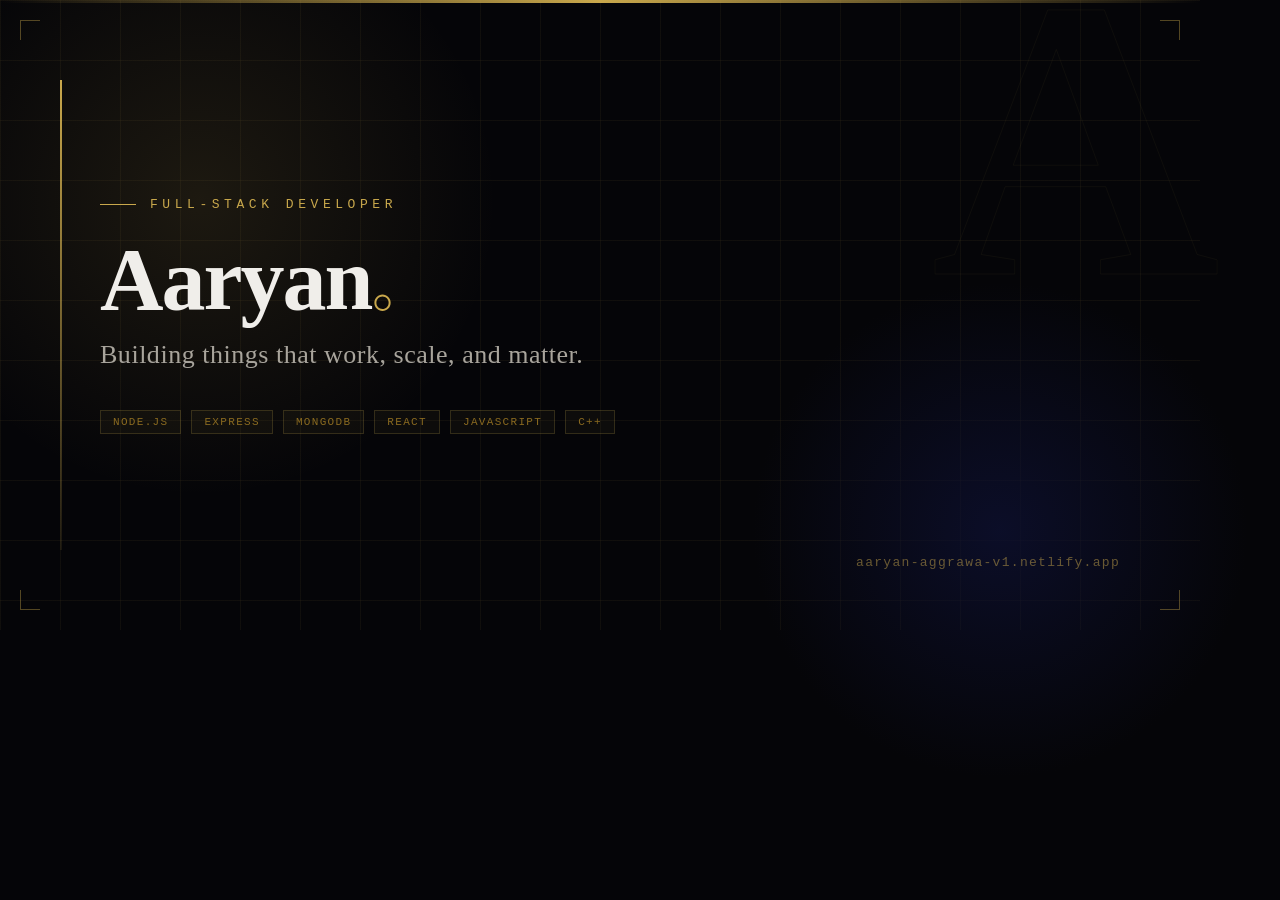
<file: og-image.html>
<!DOCTYPE html>
<html>
<head>
<meta charset="UTF-8">
<style>
  * { margin: 0; padding: 0; box-sizing: border-box; }
  body {
    width: 1200px; height: 630px; overflow: hidden;
    background: #050508;
    font-family: 'Georgia', serif;
    position: relative;
  }

  /* Grid background */
  .grid {
    position: absolute; inset: 0;
    background-image:
      linear-gradient(rgba(201,168,76,0.06) 1px, transparent 1px),
      linear-gradient(90deg, rgba(201,168,76,0.06) 1px, transparent 1px);
    background-size: 60px 60px;
  }

  /* Radial glow */
  .glow {
    position: absolute;
    top: -100px; left: -100px;
    width: 600px; height: 600px;
    background: radial-gradient(ellipse, rgba(201,168,76,0.12) 0%, transparent 70%);
  }
  .glow2 {
    position: absolute;
    bottom: -150px; right: -50px;
    width: 500px; height: 500px;
    background: radial-gradient(ellipse, rgba(13,16,48,0.8) 0%, transparent 70%);
  }

  /* Top border line */
  .top-line {
    position: absolute; top: 0; left: 0; right: 0;
    height: 3px;
    background: linear-gradient(to right, transparent, #c9a84c, transparent);
  }

  /* Left accent bar */
  .left-bar {
    position: absolute; left: 60px; top: 80px; bottom: 80px;
    width: 2px;
    background: linear-gradient(to bottom, #c9a84c, rgba(201,168,76,0.1));
  }

  /* Main content */
  .content {
    position: absolute; inset: 0;
    display: flex; flex-direction: column;
    justify-content: center;
    padding: 0 100px;
  }

  .eyebrow {
    font-family: 'Courier New', monospace;
    font-size: 13px; letter-spacing: 0.35em;
    text-transform: uppercase; color: #c9a84c;
    margin-bottom: 24px;
    display: flex; align-items: center; gap: 14px;
  }
  .eyebrow::before {
    content: '';
    display: block; width: 36px; height: 1px;
    background: #c9a84c;
  }

  .name {
    font-family: 'Georgia', serif;
    font-size: 88px; font-weight: 700;
    color: #f0eeea; line-height: 1;
    letter-spacing: -2px;
    margin-bottom: 16px;
  }
  .name em {
    font-style: normal; color: transparent;
    -webkit-text-stroke: 2px #c9a84c;
  }

  .title {
    font-family: 'Georgia', serif;
    font-size: 26px; font-weight: 400;
    color: #a8a49c; letter-spacing: 0.02em;
    margin-bottom: 40px;
  }

  .tags {
    display: flex; gap: 10px; flex-wrap: wrap;
  }
  .tag {
    font-family: 'Courier New', monospace;
    font-size: 11px; letter-spacing: 0.12em;
    text-transform: uppercase; color: #8a6a20;
    border: 1px solid rgba(201,168,76,0.2);
    padding: 5px 12px;
    background: rgba(201,168,76,0.04);
  }

  /* Right side — URL */
  .url-block {
    position: absolute;
    bottom: 60px; right: 80px;
    text-align: right;
  }
  .url {
    font-family: 'Courier New', monospace;
    font-size: 13px; letter-spacing: 0.1em;
    color: rgba(201,168,76,0.5);
  }

  /* Ghost A */
  .ghost {
    position: absolute;
    right: -20px; top: -60px;
    font-family: 'Georgia', serif;
    font-size: 400px; font-weight: 700; line-height: 1;
    color: transparent;
    -webkit-text-stroke: 1px rgba(201,168,76,0.05);
    user-select: none; pointer-events: none;
  }

  /* Corner clip marks */
  .corner {
    position: absolute;
    width: 20px; height: 20px;
  }
  .corner.tl { top: 20px; left: 20px; border-top: 1px solid rgba(201,168,76,0.4); border-left: 1px solid rgba(201,168,76,0.4); }
  .corner.tr { top: 20px; right: 20px; border-top: 1px solid rgba(201,168,76,0.4); border-right: 1px solid rgba(201,168,76,0.4); }
  .corner.bl { bottom: 20px; left: 20px; border-bottom: 1px solid rgba(201,168,76,0.4); border-left: 1px solid rgba(201,168,76,0.4); }
  .corner.br { bottom: 20px; right: 20px; border-bottom: 1px solid rgba(201,168,76,0.4); border-right: 1px solid rgba(201,168,76,0.4); }
</style>
</head>
<body>
  <div class="grid"></div>
  <div class="glow"></div>
  <div class="glow2"></div>
  <div class="top-line"></div>
  <div class="left-bar"></div>
  <div class="ghost">A</div>

  <div class="corner tl"></div>
  <div class="corner tr"></div>
  <div class="corner bl"></div>
  <div class="corner br"></div>

  <div class="content">
    <div class="eyebrow">Full-Stack Developer</div>
    <div class="name">Aaryan<em>.</em></div>
    <div class="title">Building things that work, scale, and matter.</div>
    <div class="tags">
      <span class="tag">Node.js</span>
      <span class="tag">Express</span>
      <span class="tag">MongoDB</span>
      <span class="tag">React</span>
      <span class="tag">JavaScript</span>
      <span class="tag">C++</span>
    </div>
  </div>

  <div class="url-block">
    <div class="url">aaryan-aggrawa-v1.netlify.app</div>
  </div>
</body>
</html>
</file>
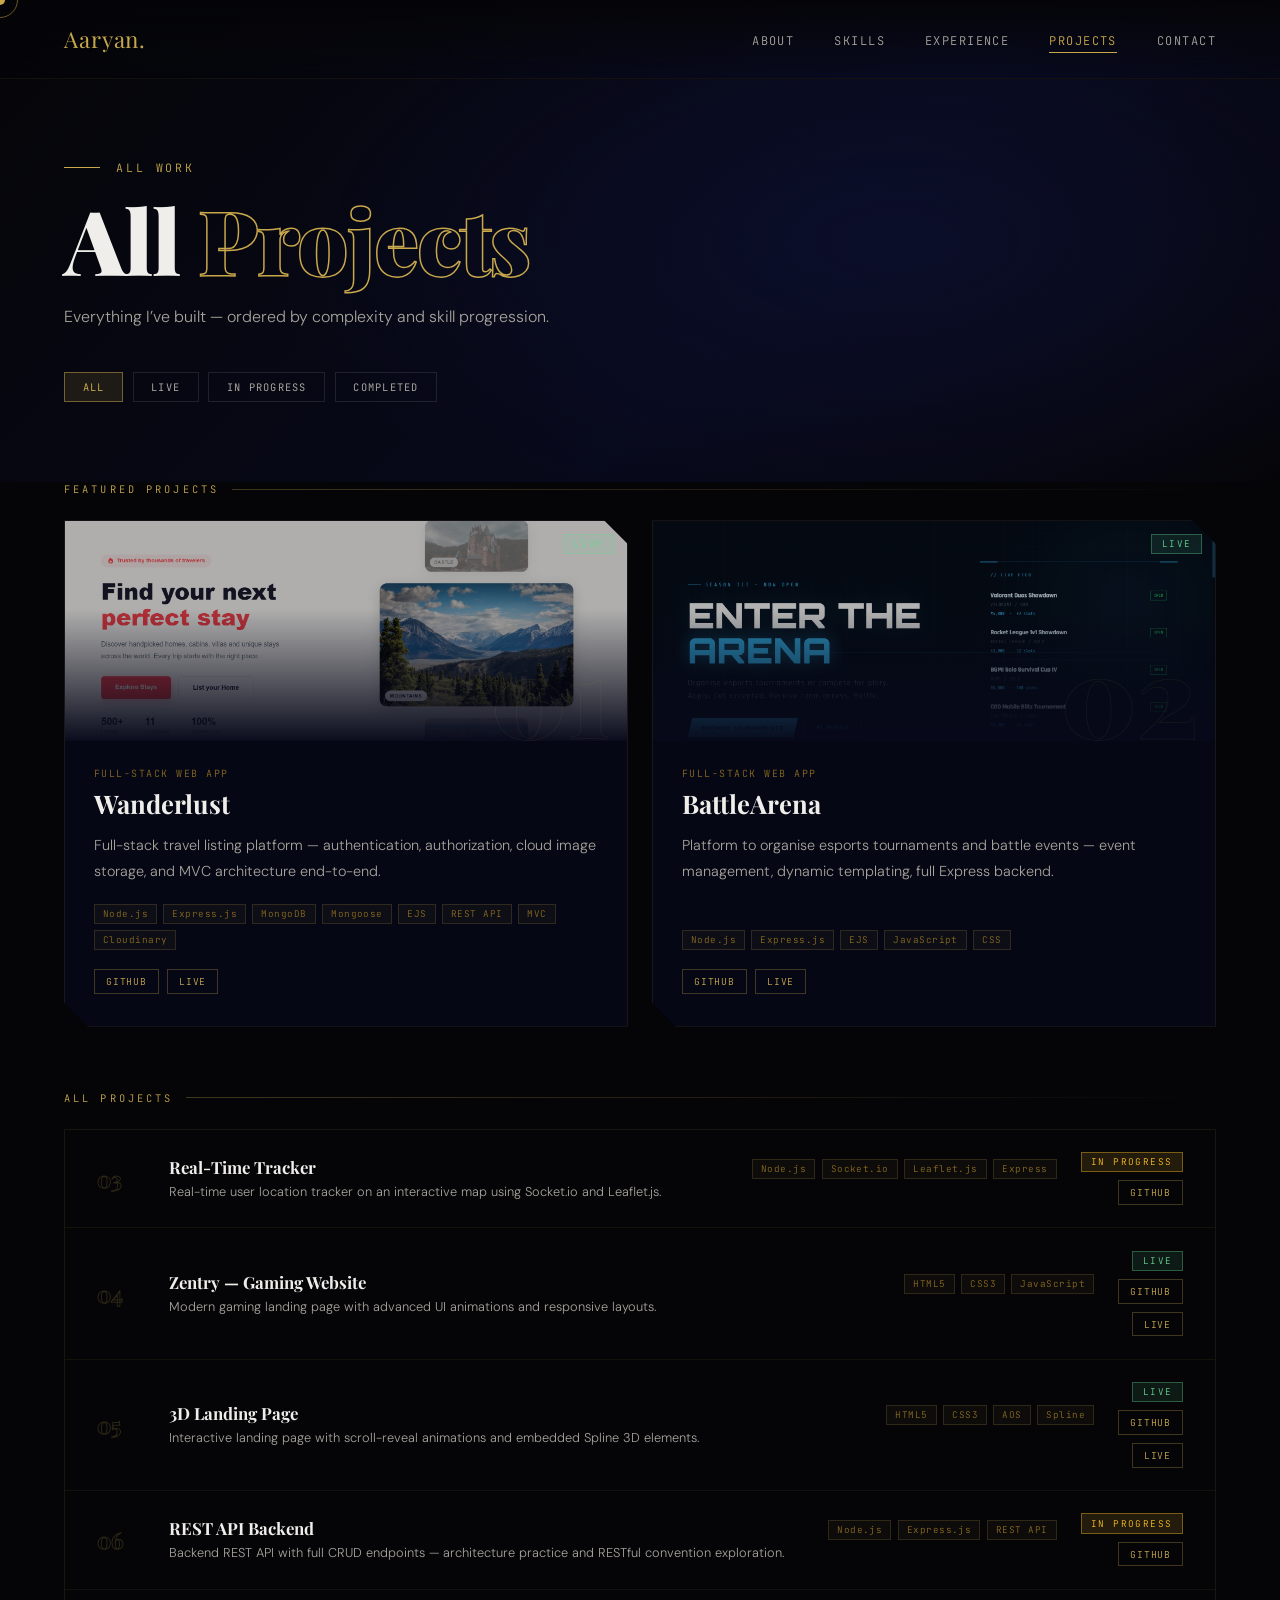
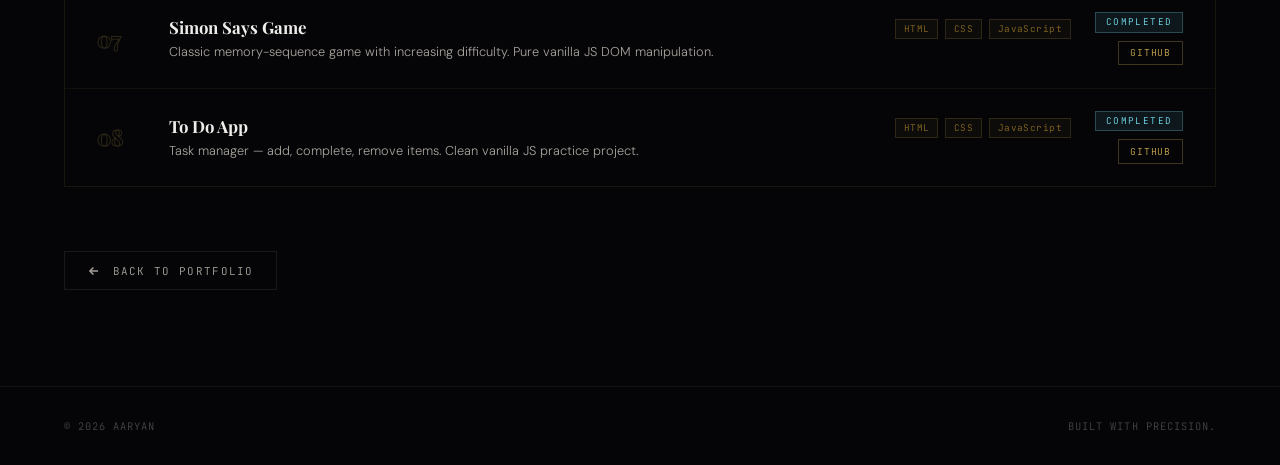
<file: projects.html>
<!DOCTYPE html>
<html lang="en">
<head>
<meta charset="UTF-8" />
<meta name="author" content="Aaryan"> 
<meta name="description" content="All projects by Aaryan — full-stack apps, frontend experiments, backend practice." />
<meta property="og:title" content="Projects — Aaryan" />
<meta property="og:description" content="Full-stack developer from Haryana. Node.js, MongoDB, React and more." />
<meta property="og:image" content="https://aaryan-aggrawa-v1.netlify.app/previews/og-image.png" />
<meta property="og:type" content="website" />
<meta property="og:url" content="https://aaryan-aggrawa-v1.netlify.app/projects" />
<meta name="theme-color" content="#050508" />
<link rel="icon" type="image/x-icon" href="favicon.ico">
<link rel="icon" type="image/png" sizes="32x32" href="favicon-32x32.png">
<link rel="icon" type="image/png" sizes="16x16" href="favicon-16x16.png">
<link rel="apple-touch-icon" sizes="180x180" href="apple-touch-icon.png">
<meta name="viewport" content="width=device-width, initial-scale=1.0"/>
<title>Projects — Aaryan</title>
<link rel="preconnect" href="https://fonts.googleapis.com">
<link href="https://fonts.googleapis.com/css2?family=Playfair+Display:wght@700;900&family=DM+Sans:wght@300;400;500&family=JetBrains+Mono:wght@400;700&display=swap" rel="stylesheet">
<link rel="stylesheet" href="projects.css">
</head>
<body>
<div class="cursor" id="cursor"></div>
<div class="cursor-ring" id="cursorRing"></div>
<nav>
  <a href="index.html" class="nav-logo">Aaryan.</a>
  <ul class="nav-links">
    <li><a href="index.html#about">About</a></li>
    <li><a href="index.html#skills">Skills</a></li>
    <li><a href="index.html#experience">Experience</a></li>
    <li><a href="index.html#projects" class="nav-active">Projects</a></li>
    <li><a href="index.html#contact">Contact</a></li>
  </ul>
</nav>
<button class="hamburger" id="hamburger"><span></span><span></span><span></span></button>
<div class="nav-overlay" id="navOverlay">
  <a href="index.html" onclick="closeMenu()">Home</a>
  <a href="index.html#about" onclick="closeMenu()">About</a>
  <a href="index.html#skills" onclick="closeMenu()">Skills</a>
  <a href="index.html#experience" onclick="closeMenu()">Experience</a>
  <a href="index.html#projects" onclick="closeMenu()">Projects</a>
  <a href="index.html#contact" onclick="closeMenu()">Contact</a>
  <div class="overlay-footer">Aaryan — Portfolio</div>
</div>
<div class="page-hero">
  <div class="page-hero-bg"></div>
  <div class="page-hero-content">
    <div class="page-eyebrow">All Work</div>
    <h1 class="page-title">All <em>Projects</em></h1>
    <p class="page-sub">Everything I’ve built — ordered by complexity and skill progression.</p>
    <div class="filter-bar">
      <button class="filter-btn active" data-filter="all">All</button>
      <button class="filter-btn" data-filter="live">Live</button>
      <button class="filter-btn" data-filter="in-progress">In Progress</button>
      <button class="filter-btn" data-filter="completed">Completed</button>
    </div>
  </div>
</div>
<div class="page-wrap">
  <div class="sec-label reveal featured-label">Featured Projects</div>
  <div class="featured-grid">

    <div class="feat-card reveal" data-status="live">
      <div class="feat-img">
        <img src="previews/wanderlust.PNG" alt="Wanderlust" />
        <div class="feat-img-fade"></div>
        <span class="s-badge done ">Live</span>
        <div class="feat-ghost">01</div>
      </div>
      <div class="feat-body">
        <div class="feat-meta">Full-Stack Web App</div>
        <div class="feat-title">Wanderlust</div>
        <p class="feat-desc">Full-stack travel listing platform — authentication, authorization, cloud image storage, and MVC architecture end-to-end.</p>
        <div class="tags">
          <span class="tag">Node.js</span><span class="tag">Express.js</span><span class="tag">MongoDB</span>
          <span class="tag">Mongoose</span><span class="tag">EJS</span><span class="tag">REST API</span>
          <span class="tag">MVC</span><span class="tag">Cloudinary</span>
        </div>
        <div class="links">
          <a href="https://github.com/ryan-4u/WanderLust" target="_blank" class="lbtn">GitHub</a>
          <a href="https://wanderlust-22cx.onrender.com/" target="_blank" rel="noopener noreferrer" class="lbtn">Live</a>
        </div>
      </div>
    </div>

    <div class="feat-card reveal reveal-delay-1" data-status="live">
      <div class="feat-img">
        <img src="previews/battlearena.PNG" alt="BattleArena" />
        <div class="feat-img-fade"></div>
        <span class="s-badge done">Live</span>
        <div class="feat-ghost">02</div>
      </div>
      <div class="feat-body">
        <div class="feat-meta">Full-Stack Web App</div>
        <div class="feat-title">BattleArena</div>
        <p class="feat-desc">Platform to organise esports tournaments and battle events — event management, dynamic templating, full Express backend.</p>
        <div class="tags">
          <span class="tag">Node.js</span><span class="tag">Express.js</span>
          <span class="tag">EJS</span><span class="tag">JavaScript</span><span class="tag">CSS</span>
        </div>
        <div class="links">
          <a href="https://github.com/ryan-4u/BattleArena" target="_blank" class="lbtn">GitHub</a>
          <a href="https://battlearena-ypvr.onrender.com/" target="_blank" rel="noopener noreferrer" class="lbtn">Live</a>
        </div>
      </div>
    </div>

  </div>
  <div class="sec-label reveal" style="margin-top:4rem;">All Projects</div>
  <div class="proj-list">

    <div class="proj-row reveal" data-status="in-progress">
      <div class="row-num">03</div>
      <div class="row-main">
        <div class="row-title">Real-Time Tracker</div>
        <div class="row-desc">Real-time user location tracker on an interactive map using Socket.io and Leaflet.js.</div>
      </div>
      <div class="row-tags"><span class="tag">Node.js</span><span class="tag">Socket.io</span><span class="tag">Leaflet.js</span><span class="tag">Express</span></div>
      <div class="row-right">
        <span class="s-badge wip">In Progress</span>
        <a href="https://github.com/ryan-4u/Real-Time-Tracker" target="_blank" class="lbtn">GitHub</a>
      </div>
    </div>

    <div class="proj-row reveal reveal-delay-1" data-status="live">
      <div class="row-num">04</div>
      <div class="row-main">
        <div class="row-title">Zentry — Gaming Website</div>
        <div class="row-desc">Modern gaming landing page with advanced UI animations and responsive layouts.</div>
      </div>
      <div class="row-tags"><span class="tag">HTML5</span><span class="tag">CSS3</span><span class="tag">JavaScript</span></div>
      <div class="row-right">
        <span class="s-badge done">Live</span>
        <a href="https://github.com/ryan-4u/Zentry-Gaming-Website" target="_blank" class="lbtn">GitHub</a>
        <a href="https://zentry-2022.netlify.app/" target="_blank" class="lbtn">Live</a>
      </div>
    </div>

    <div class="proj-row reveal reveal-delay-2" data-status="live">
      <div class="row-num">05</div>
      <div class="row-main">
        <div class="row-title">3D Landing Page</div>
        <div class="row-desc">Interactive landing page with scroll-reveal animations and embedded Spline 3D elements.</div>
      </div>
      <div class="row-tags"><span class="tag">HTML5</span><span class="tag">CSS3</span><span class="tag">AOS</span><span class="tag">Spline</span></div>
      <div class="row-right">
        <span class="s-badge done">Live</span>
        <a href="https://github.com/ryan-4u/3D_elemen" target="_blank" class="lbtn">GitHub</a>
        <a href="https://3d-element-page.netlify.app/" target="_blank" class="lbtn">Live</a>
      </div>
    </div>

    <div class="proj-row reveal reveal-delay-3" data-status="in-progress">
      <div class="row-num">06</div>
      <div class="row-main">
        <div class="row-title">REST API Backend</div>
        <div class="row-desc">Backend REST API with full CRUD endpoints — architecture practice and RESTful convention exploration.</div>
      </div>
      <div class="row-tags"><span class="tag">Node.js</span><span class="tag">Express.js</span><span class="tag">REST API</span></div>
      <div class="row-right">
        <span class="s-badge wip">In Progress</span>
        <a href="https://github.com/ryan-4u/Web-Dev/tree/main/Backend/REST" target="_blank" class="lbtn">GitHub</a>
      </div>
    </div>

    <div class="proj-row reveal reveal-delay-4" data-status="completed">
      <div class="row-num">07</div>
      <div class="row-main">
        <div class="row-title">Simon Says Game</div>
        <div class="row-desc">Classic memory-sequence game with increasing difficulty. Pure vanilla JS DOM manipulation.</div>
      </div>
      <div class="row-tags"><span class="tag">HTML</span><span class="tag">CSS</span><span class="tag">JavaScript</span></div>
      <div class="row-right">
        <span class="s-badge comp">Completed</span>
        <a href="https://github.com/ryan-4u/Web-Dev/tree/main/Mini_Projects/Simon%20Says%20Game" target="_blank" class="lbtn">GitHub</a>
      </div>
    </div>

    <div class="proj-row reveal reveal-delay-5" data-status="completed">
      <div class="row-num">08</div>
      <div class="row-main">
        <div class="row-title">To Do App</div>
        <div class="row-desc">Task manager — add, complete, remove items. Clean vanilla JS practice project.</div>
      </div>
      <div class="row-tags"><span class="tag">HTML</span><span class="tag">CSS</span><span class="tag">JavaScript</span></div>
      <div class="row-right">
        <span class="s-badge comp">Completed</span>
        <a href="https://github.com/ryan-4u/Web-Dev/tree/main/Mini_Projects/To%20Do%20App" target="_blank" class="lbtn">GitHub</a>
      </div>
    </div>

  </div>
  <div class="back-wrap reveal">
  <a href="index.html" class="back-btn">
    <svg width="14" height="14" viewBox="0 0 24 24" fill="none" stroke="currentColor" stroke-width="2.5"><polyline points="19 12 5 12"/><polyline points="11 6 5 12 11 18"/></svg>
    Back to Portfolio
  </a>
</div>
</div>
<footer class="page-footer">
  <span>© 2026 Aaryan</span><span>Built with precision.</span>
</footer>
<script src="projects.js"></script>
</body>
</html>
</file>
<file: projects.css>
:root {
  --black:       #050508;
  --navy-deep:   #07091a;
  --navy:        #0d1030;
  --gold:        #c9a84c;
  --gold-bright: #f0c96b;
  --gold-dim:    #8a6a20;
  --white:       #f0eeea;
  --white-dim:   #a8a49c;
  --font-display: 'Playfair Display', serif;
  --font-body:    'DM Sans', sans-serif;
  --font-mono:    'JetBrains Mono', monospace;
}

*, *::before, *::after { margin: 0; padding: 0; box-sizing: border-box; }
html { scroll-behavior: smooth; }

body {
  background: var(--black);
  color: var(--white);
  font-family: var(--font-body);
  font-weight: 300;
  overflow-x: hidden;
  cursor: none;
}

/* ===================== CURSOR ===================== */
.cursor {
  width: 10px; height: 10px;
  background: var(--gold);
  border-radius: 50%;
  position: fixed; top: 0; left: 0;
  pointer-events: none;
  z-index: 99999;
  transform: translate(-50%, -50%);
}
.cursor-ring {
  width: 36px; height: 36px;
  border: 1.5px solid var(--gold);
  border-radius: 50%;
  position: fixed; top: 0; left: 0;
  pointer-events: none;
  z-index: 99998;
  transform: translate(-50%, -50%);
  opacity: 0.5;
  transition: transform 0.15s;
}

@media (hover: none) and (pointer: coarse) {
  .cursor, .cursor-ring { display: none !important; opacity: 0 !important; }
  body { cursor: auto !important; }
  * { cursor: auto !important; }
  a, button { cursor: pointer !important; }
}
@media (max-width: 768px) {
  .cursor, .cursor-ring { display: none !important; opacity: 0 !important; }
  body { cursor: auto !important; }
  * { cursor: auto !important; }
  a, button { cursor: pointer !important; }
  .filter-btn, .lbtn, .back-btn { cursor: pointer !important; }
}

/* ===================== NAV ===================== */
nav {
  position: fixed; top: 0; left: 0; right: 0;
  z-index: 900;
  display: flex; justify-content: space-between; align-items: center;
  padding: 1.5rem 5%;
  background: linear-gradient(to bottom, rgba(5,5,8,0.95), transparent);
  backdrop-filter: blur(12px);
  border-bottom: 1px solid rgba(201,168,76,0.08);
}

.nav-logo {
  font-family: var(--font-display);
  font-size: 1.4rem;
  color: var(--gold);
  letter-spacing: 0.04em;
  text-decoration: none;
}

.nav-links { display: flex; gap: 2.5rem; list-style: none; }

.nav-links a {
  font-family: var(--font-mono);
  font-size: 0.75rem;
  letter-spacing: 0.12em;
  text-transform: uppercase;
  color: var(--white-dim);
  text-decoration: none;
  transition: color 0.3s;
  position: relative;
}
.nav-links a::after {
  content: '';
  position: absolute; bottom: -4px; left: 0;
  width: 0; height: 1px;
  background: var(--gold);
  transition: width 0.3s;
}
.nav-links a:hover,
.nav-links a.nav-active { color: var(--gold); }
.nav-links a:hover::after,
.nav-links a.nav-active::after { width: 100%; }

/* ===================== HAMBURGER ===================== */
.hamburger {
  display: none;
  flex-direction: column;
  justify-content: center;
  gap: 5px;
  width: 36px; height: 36px;
  cursor: none;
  position: fixed; top: 1.4rem; right: 5%;
  background: none; border: none; outline: none; padding: 0;
  z-index: 99999;
}
.hamburger span {
  display: block;
  height: 1.5px;
  background: var(--gold);
  transition: all 0.4s cubic-bezier(0.23, 1, 0.32, 1);
  transform-origin: center;
}
.hamburger.open span:nth-child(1) { transform: translateY(6.5px) rotate(45deg); }
.hamburger.open span:nth-child(2) { opacity: 0; transform: scaleX(0); }
.hamburger.open span:nth-child(3) { transform: translateY(-6.5px) rotate(-45deg); }

@media (max-width: 900px) {
  .hamburger { display: flex; }
  .nav-links  { display: none; }
}

/* ===================== NAV OVERLAY ===================== */
.nav-overlay {
  position: fixed; inset: 0;
  background: rgba(5,5,8,0.97);
  z-index: 9000;
  display: flex; flex-direction: column;
  justify-content: center; align-items: center;
  opacity: 0; pointer-events: none;
  transition: opacity 0.4s ease;
}
.nav-overlay::before {
  content: '';
  position: absolute; inset: 0;
  background-image:
    linear-gradient(rgba(201,168,76,0.04) 1px, transparent 1px),
    linear-gradient(90deg, rgba(201,168,76,0.04) 1px, transparent 1px);
  background-size: 60px 60px;
}
.nav-overlay.open { opacity: 1; pointer-events: all; }

.nav-overlay a {
  font-family: var(--font-display);
  font-size: clamp(2.5rem, 10vw, 4rem);
  font-weight: 900;
  color: var(--white);
  text-decoration: none;
  letter-spacing: -0.02em;
  padding: 0.4rem 0;
  position: relative; z-index: 1;
  transform: translateY(30px); opacity: 0;
  transition: color 0.3s, transform 0.5s cubic-bezier(0.23,1,0.32,1), opacity 0.5s;
}
.nav-overlay.open a                { transform: translateY(0); opacity: 1; }
.nav-overlay.open a:nth-child(1)   { transition-delay: 0.05s; }
.nav-overlay.open a:nth-child(2)   { transition-delay: 0.10s; }
.nav-overlay.open a:nth-child(3)   { transition-delay: 0.15s; }
.nav-overlay.open a:nth-child(4)   { transition-delay: 0.20s; }
.nav-overlay.open a:nth-child(5)   { transition-delay: 0.25s; }
.nav-overlay.open a:nth-child(6)   { transition-delay: 0.30s; }
.nav-overlay a:hover { color: var(--gold); }

.overlay-footer {
  position: absolute; bottom: 2.5rem;
  font-family: var(--font-mono);
  font-size: 0.65rem;
  letter-spacing: 0.2em;
  text-transform: uppercase;
  color: var(--gold-dim);
  z-index: 1;
}

/* ===================== PAGE HERO ===================== */
.page-hero {
  position: relative;
  padding: 10rem 5% 5rem;
  overflow: hidden;
}

.page-hero-bg {
  position: absolute; inset: 0;
  background:
    radial-gradient(ellipse 70% 90% at 70% 50%, rgba(13,16,48,0.7) 0%, transparent 70%),
    linear-gradient(135deg, var(--black) 0%, var(--navy-deep) 60%, var(--black) 100%);
}

.page-hero-content {
  position: relative; z-index: 2;
  max-width: 700px;
}

.page-eyebrow {
  font-family: var(--font-mono);
  font-size: 0.72rem;
  letter-spacing: 0.25em;
  color: var(--gold);
  text-transform: uppercase;
  margin-bottom: 1.2rem;
  display: flex; align-items: center; gap: 1rem;
  animation: fadeUp 0.7s 0.2s both;
}
.page-eyebrow::before {
  content: '';
  display: block; width: 36px; height: 1px;
  background: var(--gold);
}

.page-title {
  font-family: var(--font-display);
  font-size: clamp(3rem, 7vw, 6rem);
  font-weight: 900;
  line-height: 1;
  letter-spacing: -0.02em;
  color: var(--white);
  margin-bottom: 1.2rem;
  animation: fadeUp 0.7s 0.35s both;
}
.page-title em {
  font-style: normal;
  color: transparent;
  -webkit-text-stroke: 1.5px var(--gold);
}

.page-sub {
  font-size: 1rem;
  line-height: 1.8;
  color: var(--white-dim);
  max-width: 520px;
  margin-bottom: 2.5rem;
  animation: fadeUp 0.7s 0.5s both;
}

/* ===================== FILTER BAR ===================== */
.filter-bar {
  display: flex; gap: 0.6rem; flex-wrap: wrap;
  animation: fadeUp 0.7s 0.65s both;
}

.filter-btn {
  font-family: var(--font-mono);
  font-size: 0.65rem;
  letter-spacing: 0.12em;
  text-transform: uppercase;
  padding: 0.45rem 1.1rem;
  background: transparent;
  color: var(--white-dim);
  border: 1px solid rgba(255,255,255,0.1);
  cursor: none;
  transition: all 0.25s;
}
.filter-btn:hover {
  color: var(--gold);
  border-color: rgba(201,168,76,0.35);
}
.filter-btn.active {
  background: rgba(201,168,76,0.12);
  color: var(--gold);
  border-color: rgba(201,168,76,0.5);
}

/* ===================== PAGE WRAP ===================== */
.page-wrap {
  padding: 0 5% 6rem;
  max-width: 1300px;
  margin: 0 auto;
}

.sec-label {
  font-family: var(--font-mono);
  font-size: 0.65rem;
  letter-spacing: 0.3em;
  text-transform: uppercase;
  color: var(--gold);
  margin-bottom: 1.5rem;
  display: flex; align-items: center; gap: 0.8rem;
}
.sec-label::after {
  content: '';
  flex: 1; height: 1px;
  background: linear-gradient(to right, rgba(201,168,76,0.3), transparent);
}

/* ===================== FEATURED CARDS ===================== */
.featured-grid {
  display: grid;
  grid-template-columns: 1fr 1fr;
  gap: 1.5rem;
}

.feat-card {
  background: rgba(7,9,26,0.7);
  border: 1px solid rgba(201,168,76,0.1);
  clip-path: polygon(0 0, calc(100% - 24px) 0, 100% 24px, 100% 100%, 24px 100%, 0 calc(100% - 24px));
  overflow: hidden;
  position: relative;
  display: flex; flex-direction: column;
  transition: border-color 0.3s, background 0.3s;
}
.feat-card::before {
  content: '';
  position: absolute; top: 0; left: 0;
  width: 3px; height: 0;
  background: linear-gradient(to bottom, var(--gold), transparent);
  transition: height 0.4s; z-index: 1;
}
.feat-card:hover { border-color: rgba(201,168,76,0.4); background: rgba(13,16,48,0.85); }
.feat-card:hover::before { height: 100%; }

.feat-img {
  position: relative; width: 100%; height: 220px; overflow: hidden;
}
.feat-img img {
  width: 100%; height: 100%;
  object-fit: cover; display: block;
  transition: transform 0.6s;
  filter: brightness(0.7);
}
.feat-card:hover .feat-img img { transform: scale(1.04); filter: brightness(0.85); }

.feat-img-fade {
  position: absolute; inset: 0;
  background: linear-gradient(to bottom, transparent 40%, rgba(7,9,26,0.98) 100%);
}

.feat-ghost {
  position: absolute; bottom: -0.5rem; right: 1rem;
  font-family: var(--font-display);
  font-size: 7rem; font-weight: 900; line-height: 1;
  color: transparent;
  -webkit-text-stroke: 1px rgba(201,168,76,0.07);
  pointer-events: none; user-select: none; z-index: 0;
}

.feat-body {
  padding: 1.6rem 1.8rem 2rem;
  flex: 1; display: flex; flex-direction: column;
}

.feat-meta {
  font-family: var(--font-mono);
  font-size: 0.62rem; letter-spacing: 0.15em;
  text-transform: uppercase; color: var(--gold-dim);
  margin-bottom: 0.4rem;
}

.feat-title {
  font-family: var(--font-display);
  font-size: 1.6rem; font-weight: 700;
  color: var(--white); margin-bottom: 0.8rem;
  transition: color 0.3s;
}
.feat-card:hover .feat-title { color: var(--gold-bright); }

.feat-desc {
  font-size: 0.9rem; line-height: 1.8;
  color: var(--white-dim); margin-bottom: 1.2rem;
  flex: 1;
}

/* ===================== PROJECT LIST ===================== */
.proj-list {
  display: flex; flex-direction: column;
  border: 1px solid rgba(201,168,76,0.1);
  overflow: hidden;
}

.proj-row {
  display: grid;
  grid-template-columns: 3rem 1fr auto auto;
  gap: 1.5rem;
  align-items: center;
  padding: 1.4rem 2rem;
  border-bottom: 1px solid rgba(201,168,76,0.07);
  transition: background 0.25s;
  position: relative;
}
.proj-row:last-child { border-bottom: none; }
.proj-row::before {
  content: '';
  position: absolute; left: 0; top: 0; bottom: 0;
  width: 2px; background: var(--gold);
  transform: scaleY(0); transform-origin: top;
  transition: transform 0.3s;
}
.proj-row:hover { background: rgba(13,16,48,0.6); }
.proj-row:hover::before { transform: scaleY(1); }

.row-num {
  font-family: var(--font-display);
  font-size: 1.4rem; font-weight: 700;
  color: transparent;
  -webkit-text-stroke: 1px rgba(201,168,76,0.2);
  transition: -webkit-text-stroke-color 0.3s;
}
.proj-row:hover .row-num { -webkit-text-stroke-color: rgba(201,168,76,0.7); }

.row-title {
  font-family: var(--font-display);
  font-size: 1.05rem; font-weight: 700;
  color: var(--white); margin-bottom: 0.25rem;
  transition: color 0.3s;
}
.proj-row:hover .row-title { color: var(--gold-bright); }

.row-desc { font-size: 0.8rem; color: var(--white-dim); line-height: 1.5; }

.row-tags {
  display: flex; flex-wrap: wrap; gap: 0.35rem;
  justify-content: flex-end;
}

.row-right {
  display: flex; flex-direction: column;
  gap: 0.5rem; align-items: flex-end;
  flex-shrink: 0; flex-wrap: wrap;
}

/* ===================== STATUS BADGES ===================== */
.s-badge {
  font-family: var(--font-mono);
  font-size: 0.58rem; letter-spacing: 0.15em;
  text-transform: uppercase; padding: 0.2rem 0.6rem;
}
.feat-img .s-badge {
  position: absolute; top: 0.8rem; right: 0.8rem; z-index: 2;
}
.s-badge.wip  { background: rgba(251,191,36,0.12); border: 1px solid rgba(251,191,36,0.4); color: #fbbf24; }
.s-badge.done { background: rgba(104,211,145,0.1);  border: 1px solid rgba(104,211,145,0.35); color: #68d391; }
.s-badge.comp { background: rgba(118,228,247,0.08); border: 1px solid rgba(118,228,247,0.25); color: #76e4f7; }

/* ===================== TAGS ===================== */
.tags,
.row-tags { display: flex; flex-wrap: wrap; gap: 0.4rem; margin-bottom: 1.2rem; }

.tag {
  font-family: var(--font-mono); font-size: 0.58rem;
  padding: 0.18rem 0.5rem;
  border: 1px solid rgba(201,168,76,0.18);
  color: var(--gold-dim); letter-spacing: 0.05em;
  background: rgba(201,168,76,0.04);
  transition: all 0.2s;
}
.tag:hover { border-color: var(--gold); color: var(--gold-bright); background: rgba(201,168,76,0.1); }

/* ===================== LINK BUTTONS ===================== */
.links { display: flex; gap: 0.5rem; flex-wrap: wrap; }

.lbtn {
  display: inline-flex; align-items: center; gap: 0.35rem;
  font-family: var(--font-mono); font-size: 0.6rem;
  letter-spacing: 0.08em; text-transform: uppercase;
  text-decoration: none; color: var(--gold);
  border: 1px solid rgba(201,168,76,0.3);
  padding: 0.3rem 0.7rem;
  transition: all 0.25s; white-space: nowrap; cursor: none;
}
.lbtn:hover { background: rgba(201,168,76,0.1); border-color: var(--gold); }
.lbtn svg   { width: 9px; height: 9px; }

.lbtn-off {
  display: inline-flex; align-items: center;
  font-family: var(--font-mono); font-size: 0.6rem;
  letter-spacing: 0.08em; text-transform: uppercase;
  color: rgba(168,164,156,0.25);
  border: 1px solid rgba(168,164,156,0.08);
  padding: 0.3rem 0.7rem; white-space: nowrap;
}

/* ===================== BACK BUTTON ===================== */
.back-wrap { margin-top: 4rem; }

.back-btn {
  display: inline-flex; align-items: center; gap: 0.7rem;
  font-family: var(--font-mono); font-size: 0.68rem;
  letter-spacing: 0.12em; text-transform: uppercase;
  text-decoration: none; color: var(--white-dim);
  border: 1px solid rgba(255,255,255,0.08);
  padding: 0.7rem 1.4rem;
  transition: all 0.3s; cursor: none;
}
.back-btn:hover { color: var(--gold); border-color: rgba(201,168,76,0.35); }

/* ===================== FOOTER ===================== */
.page-footer {
  padding: 2rem 5%;
  border-top: 1px solid rgba(201,168,76,0.08);
  display: flex; justify-content: space-between; align-items: center;
  font-family: var(--font-mono);
  font-size: 0.65rem; letter-spacing: 0.1em;
  color: rgba(168,164,156,0.4);
  text-transform: uppercase;
}

/* ===================== ANIMATIONS ===================== */
@keyframes fadeUp {
  from { opacity: 0; transform: translateY(24px); }
  to   { opacity: 1; transform: translateY(0); }
}

/* ===================== SCROLL REVEAL ===================== */
.reveal {
  opacity: 0;
  transform: translateY(28px);
  transition: opacity 0.65s cubic-bezier(0.23,1,0.32,1),
              transform 0.65s cubic-bezier(0.23,1,0.32,1);
}
.reveal.revealed     { opacity: 1; transform: translateY(0); }
.reveal-delay-1      { transition-delay: 0.1s; }
.reveal-delay-2      { transition-delay: 0.2s; }
.reveal-delay-3      { transition-delay: 0.3s; }
.reveal-delay-4      { transition-delay: 0.4s; }
.reveal-delay-5      { transition-delay: 0.5s; }

/* ===================== RESPONSIVE ===================== */
@media (max-width: 900px) {
  .featured-grid          { grid-template-columns: 1fr; }
  .proj-row               { grid-template-columns: 2.5rem 1fr; }
  .row-tags               { display: none; }
  .row-right              { flex-direction: row; align-items: center; grid-column: 2; }
}
@media (max-width: 600px) {
  .feat-img               { height: 180px; }
  .proj-row               { padding: 1.2rem 1.4rem; }
  .page-footer            { flex-direction: column; gap: 0.5rem; text-align: center; }
}
</file>
